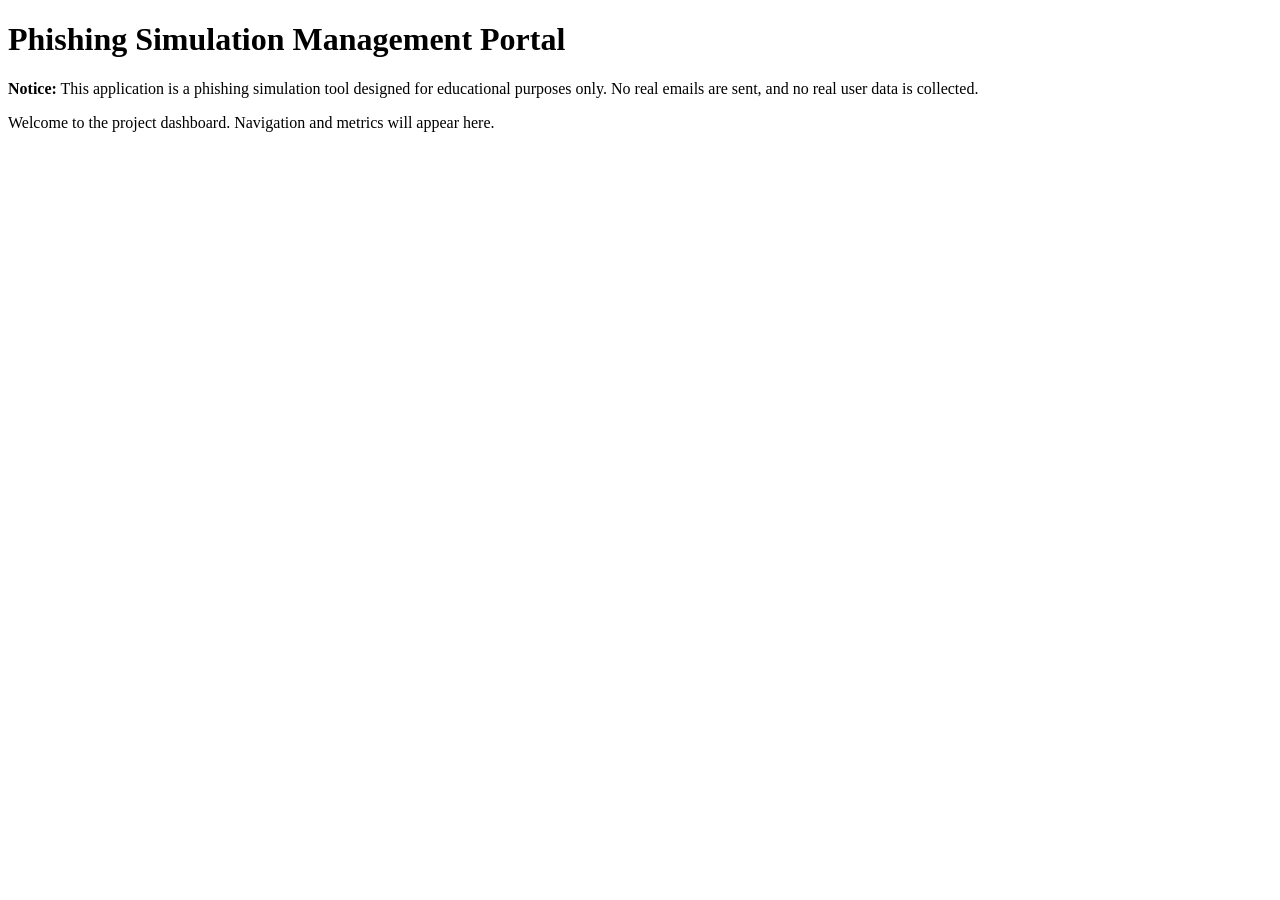
<file: index.html>
<!DOCTYPE html>
<html lang="en">
<head>
    <meta charset="UTF-8">
    <title>Phishing Simulation Dashboard</title>
</head>
<body>
    <h1>Phishing Simulation Management Portal</h1>

    <p><strong>Notice:</strong> This application is a phishing simulation tool designed for educational purposes only. No real emails are sent, and no real user data is collected.</p>

    <p>Welcome to the project dashboard. Navigation and metrics will appear here.</p>
</body>
</html>
</file>
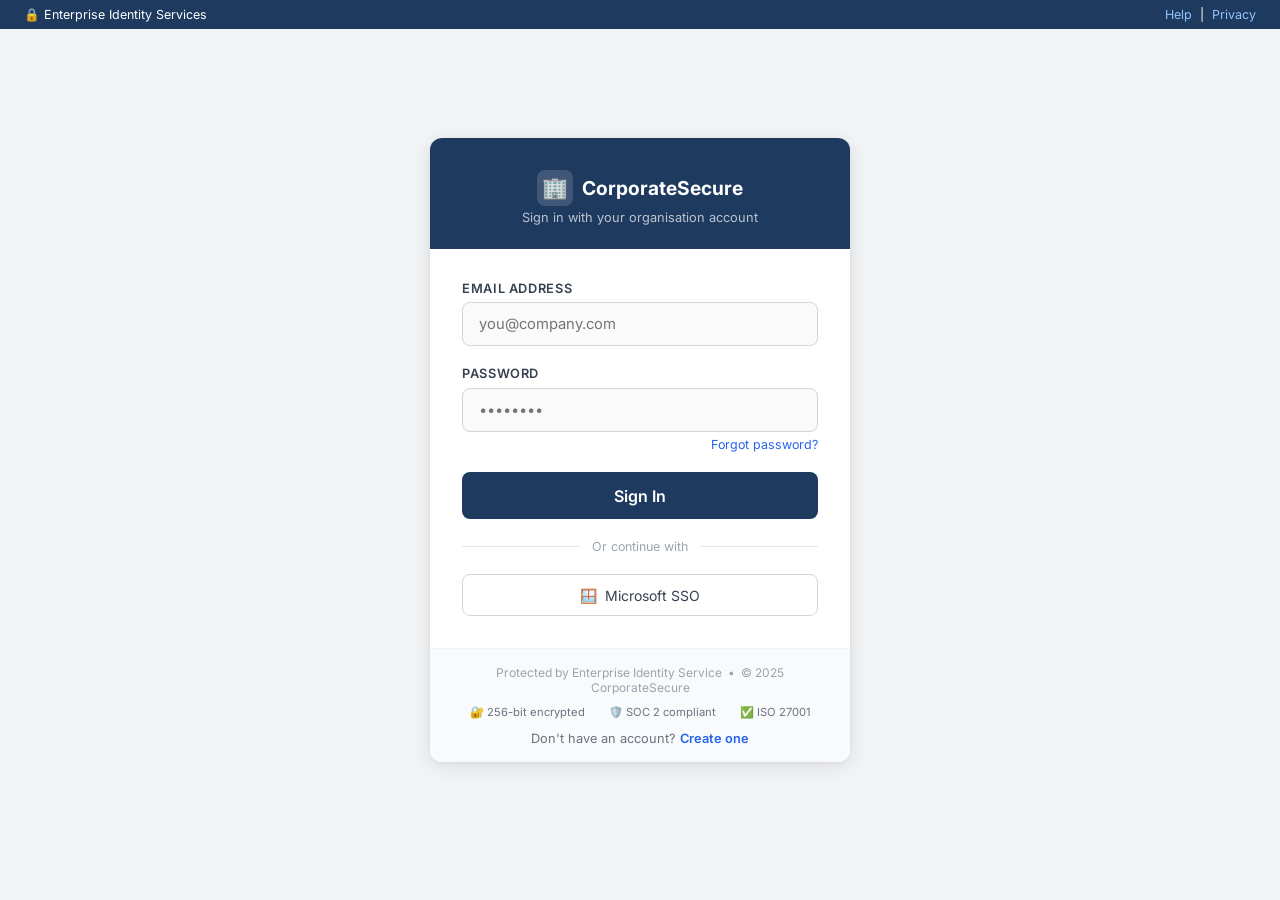
<file: templates/login.html>
<!DOCTYPE html>
<html lang="en">

<head>
    <meta charset="UTF-8">
    <meta name="viewport" content="width=device-width, initial-scale=1.0">
    <title>Sign In – Secure Corporate Portal</title>
    <link href="https://fonts.googleapis.com/css2?family=Inter:wght@400;500;600;700&display=swap" rel="stylesheet">
    <style>
        *,
        *::before,
        *::after {
            box-sizing: border-box;
            margin: 0;
            padding: 0;
        }

        body {
            font-family: 'Inter', -apple-system, BlinkMacSystemFont, sans-serif;
            background: #f3f4f6;
            min-height: 100vh;
            display: flex;
            flex-direction: column;
            align-items: center;
            justify-content: center;
            color: #1f2937;
        }

        /* ── Top bar ──────────────────────────────────────────── */
        .corp-topbar {
            position: fixed;
            top: 0;
            left: 0;
            right: 0;
            background: #1e3a5f;
            color: white;
            font-size: 0.78rem;
            padding: .45rem 1.5rem;
            display: flex;
            justify-content: space-between;
            align-items: center;
            z-index: 10;
        }

        .corp-topbar a {
            color: #93c5fd;
            text-decoration: none;
        }

        /* ── Card ────────────────────────────────────────────── */
        .login-container {
            background: white;
            border-radius: 12px;
            box-shadow: 0 4px 24px rgba(0, 0, 0, .1), 0 1px 4px rgba(0, 0, 0, .06);
            width: 100%;
            max-width: 420px;
            overflow: hidden;
            position: relative;
        }

        .card-header {
            background: #1e3a5f;
            padding: 2rem 2rem 1.5rem;
            text-align: center;
            color: white;
        }

        .corp-logo {
            display: flex;
            align-items: center;
            justify-content: center;
            gap: .6rem;
            font-size: 1.2rem;
            font-weight: 700;
            margin-bottom: .25rem;
        }

        .corp-logo-icon {
            width: 36px;
            height: 36px;
            background: rgba(255, 255, 255, .15);
            border-radius: 8px;
            display: flex;
            align-items: center;
            justify-content: center;
            font-size: 1.3rem;
        }

        .card-header p {
            font-size: .8rem;
            color: rgba(255, 255, 255, .7);
            margin-top: .25rem;
        }

        /* ── Form area ───────────────────────────────────────── */
        .card-body {
            padding: 2rem;
        }

        .form-group {
            margin-bottom: 1.25rem;
        }

        label {
            display: block;
            font-size: .8rem;
            font-weight: 600;
            color: #374151;
            margin-bottom: .4rem;
            text-transform: uppercase;
            letter-spacing: .05em;
        }

        input[type="email"],
        input[type="password"] {
            width: 100%;
            padding: .75rem 1rem;
            border: 1.5px solid #d1d5db;
            border-radius: 8px;
            font-size: .925rem;
            font-family: inherit;
            transition: border-color .2s, box-shadow .2s;
            background: #fafafa;
        }

        input:focus {
            border-color: #2563eb;
            outline: none;
            box-shadow: 0 0 0 3px rgba(37, 99, 235, .12);
            background: white;
        }

        .forgot-link {
            display: block;
            text-align: right;
            font-size: .78rem;
            color: #2563eb;
            text-decoration: none;
            margin-top: .35rem;
        }

        .btn-login {
            width: 100%;
            padding: .85rem;
            background: #1e3a5f;
            color: white;
            border: none;
            border-radius: 8px;
            font-size: 1rem;
            font-weight: 600;
            font-family: inherit;
            cursor: pointer;
            transition: background .2s, transform .15s;
            margin-top: .5rem;
            display: flex;
            align-items: center;
            justify-content: center;
            gap: .5rem;
        }

        .btn-login:hover {
            background: #16304f;
            transform: translateY(-1px);
        }

        .btn-login:active {
            transform: translateY(0);
        }

        .btn-login .spinner {
            display: none;
            width: 18px;
            height: 18px;
            border: 2px solid rgba(255, 255, 255, .4);
            border-top-color: white;
            border-radius: 50%;
            animation: spin .7s linear infinite;
        }

        @keyframes spin {
            to {
                transform: rotate(360deg);
            }
        }

        .sso-divider {
            display: flex;
            align-items: center;
            gap: .75rem;
            margin: 1.25rem 0;
            font-size: .78rem;
            color: #9ca3af;
        }

        .sso-divider::before,
        .sso-divider::after {
            content: '';
            flex: 1;
            height: 1px;
            background: #e5e7eb;
        }

        .btn-sso {
            width: 100%;
            padding: .7rem;
            border: 1.5px solid #d1d5db;
            border-radius: 8px;
            background: white;
            font-size: .875rem;
            font-family: inherit;
            cursor: pointer;
            display: flex;
            align-items: center;
            justify-content: center;
            gap: .5rem;
            color: #374151;
            transition: background .2s, border-color .2s;
        }

        .btn-sso:hover {
            background: #f9fafb;
            border-color: #9ca3af;
        }

        .card-footer {
            background: #f9fafb;
            border-top: 1px solid #f3f4f6;
            padding: 1rem 2rem;
            text-align: center;
            font-size: .75rem;
            color: #9ca3af;
        }

        .security-badges {
            display: flex;
            justify-content: center;
            gap: 1.5rem;
            margin-top: .65rem;
            font-size: .7rem;
        }

        .security-badges span {
            color: #6b7280;
        }

        /* ── Phishing Reveal Overlay ──────────────────────────── */
        .reveal-overlay {
            position: fixed;
            inset: 0;
            background: rgba(0, 0, 0, .7);
            backdrop-filter: blur(6px);
            z-index: 1000;
            display: flex;
            align-items: center;
            justify-content: center;
            padding: 1rem;
            opacity: 0;
            pointer-events: none;
            transition: opacity .4s ease;
        }

        .reveal-overlay.visible {
            opacity: 1;
            pointer-events: all;
        }

        .reveal-card {
            background: #0f172a;
            border: 1px solid #334155;
            border-radius: 16px;
            max-width: 560px;
            width: 100%;
            overflow: hidden;
            transform: scale(.92) translateY(20px);
            transition: transform .4s cubic-bezier(0.34, 1.56, 0.64, 1);
            box-shadow: 0 24px 60px rgba(0, 0, 0, .6);
        }

        .reveal-overlay.visible .reveal-card {
            transform: scale(1) translateY(0);
        }

        .reveal-header {
            background: linear-gradient(135deg, #dc2626, #991b1b);
            padding: 1.5rem 2rem;
            display: flex;
            align-items: flex-start;
            gap: 1rem;
        }

        .reveal-alarm {
            font-size: 2.5rem;
            animation: pulse 1.5s infinite;
        }

        @keyframes pulse {

            0%,
            100% {
                transform: scale(1);
            }

            50% {
                transform: scale(1.15);
            }
        }

        .reveal-header-text h2 {
            color: white;
            font-size: 1.2rem;
            font-weight: 700;
        }

        .reveal-header-text p {
            color: rgba(255, 255, 255, .8);
            font-size: .85rem;
            margin-top: .25rem;
        }

        .reveal-body {
            padding: 1.5rem 2rem;
        }

        .reveal-body>p {
            color: #94a3b8;
            font-size: .875rem;
            margin-bottom: 1.25rem;
            line-height: 1.6;
        }

        .indicators {
            list-style: none;
            display: flex;
            flex-direction: column;
            gap: .6rem;
            margin-bottom: 1.5rem;
        }

        .indicator {
            display: flex;
            align-items: flex-start;
            gap: .75rem;
            background: rgba(239, 68, 68, .08);
            border: 1px solid rgba(239, 68, 68, .2);
            border-radius: 10px;
            padding: .75rem 1rem;
        }

        .indicator-icon {
            font-size: 1.15rem;
            flex-shrink: 0;
            margin-top: -.05rem;
        }

        .indicator-text {
            font-size: .83rem;
            color: #cbd5e1;
            line-height: 1.5;
        }

        .indicator-text strong {
            color: #f87171;
        }

        .safe-tip {
            background: rgba(16, 185, 129, .08);
            border: 1px solid rgba(16, 185, 129, .25);
            border-radius: 10px;
            padding: .85rem 1rem;
            display: flex;
            gap: .75rem;
            align-items: flex-start;
            margin-bottom: 1.5rem;
        }

        .safe-tip-text {
            font-size: .83rem;
            color: #a7f3d0;
            line-height: 1.5;
        }

        .safe-tip-text strong {
            color: #34d399;
        }

        .reveal-actions {
            display: flex;
            gap: .75rem;
            flex-wrap: wrap;
        }

        .btn-reveal-primary {
            flex: 1;
            padding: .75rem 1.25rem;
            background: linear-gradient(135deg, #6366f1, #4f46e5);
            color: white;
            border: none;
            border-radius: 10px;
            font-size: .9rem;
            font-weight: 600;
            font-family: inherit;
            cursor: pointer;
            transition: transform .2s, box-shadow .2s;
            box-shadow: 0 4px 12px rgba(99, 102, 241, .35);
        }

        .btn-reveal-primary:hover {
            transform: translateY(-2px);
            box-shadow: 0 6px 18px rgba(99, 102, 241, .45);
        }

        .btn-reveal-secondary {
            padding: .75rem 1.25rem;
            background: #1e293b;
            border: 1px solid #334155;
            color: #94a3b8;
            border-radius: 10px;
            font-size: .9rem;
            font-family: inherit;
            cursor: pointer;
            transition: background .2s, color .2s;
        }

        .btn-reveal-secondary:hover {
            background: #334155;
            color: #f1f5f9;
        }

        .reveal-footer {
            border-top: 1px solid #1e293b;
            padding: 1rem 2rem;
            text-align: center;
            font-size: .72rem;
            color: #475569;
        }
    </style>
</head>

<body>

    <!-- Minimal corporate top bar -->
    <div class="corp-topbar">
        <span>🔒 Enterprise Identity Services</span>
        <span><a href="#">Help</a> &nbsp;|&nbsp; <a href="#">Privacy</a></span>
    </div>

    <!-- Login card -->
    <div class="login-container">
        <div class="card-header">
            <div class="corp-logo">
                <div class="corp-logo-icon">🏢</div>
                CorporateSecure
            </div>
            <p>Sign in with your organisation account</p>
        </div>

        <div class="card-body">
            <form id="login-form" novalidate>
                <div class="form-group">
                    <label for="email">Email address</label>
                    <input type="email" id="email" name="email" placeholder="you@company.com" required
                        autocomplete="email">
                </div>
                <div class="form-group">
                    <label for="password">Password</label>
                    <input type="password" id="password" name="password" placeholder="••••••••" required
                        autocomplete="current-password">
                    <a href="#" class="forgot-link" onclick="return false;">Forgot password?</a>
                </div>
                <button type="submit" class="btn-login" id="login-btn">
                    <span class="spinner" id="login-spinner"></span>
                    <span id="login-label">Sign In</span>
                </button>
            </form>

            <div class="sso-divider">Or continue with</div>

            <button class="btn-sso" onclick="triggerReveal()">
                <span>🪟</span> Microsoft SSO
            </button>
        </div>

        <div class="card-footer">
            <div>Protected by Enterprise Identity Service &nbsp;•&nbsp; © 2025 CorporateSecure</div>
            <div class="security-badges">
                <span>🔐 256-bit encrypted</span>
                <span>🛡️ SOC 2 compliant</span>
                <span>✅ ISO 27001</span>
            </div>
            <div style="margin-top:.75rem;font-size:.8rem;color:#6b7280;">
                Don't have an account?
                <a href="/signup" style="color:#2563eb;font-weight:600;text-decoration:none;">Create one</a>
            </div>
        </div>
    </div>

    <!-- ── Phishing Reveal Overlay ────────────────────────────── -->
    <div class="reveal-overlay" id="reveal-overlay">
        <div class="reveal-card">
            <div class="reveal-header">
                <div class="reveal-alarm">🚨</div>
                <div class="reveal-header-text">
                    <h2>Phishing Simulation – You Were Caught!</h2>
                    <p>This was a safety test from your organisation's security team. No real credentials were captured.
                    </p>
                </div>
            </div>

            <div class="reveal-body">
                <p>
                    In a real attack, the credentials you just entered would now be in the hands of an attacker.
                    Here's what should have given this page away:
                </p>

                <ul class="indicators">
                    <li class="indicator">
                        <span class="indicator-icon">🔗</span>
                        <div class="indicator-text">
                            <strong>Suspicious URL</strong> — The address bar showed <code
                                style="background:rgba(255,255,255,.08);padding:.1rem .35rem;border-radius:4px;">127.0.0.1:5000/login</code>
                            instead of your company's real domain.
                        </div>
                    </li>
                    <li class="indicator">
                        <span class="indicator-icon">📧</span>
                        <div class="indicator-text">
                            <strong>You arrived via a link</strong> — Legitimate sign-in pages are accessed by
                            navigating directly, not from an email link.
                        </div>
                    </li>
                    <li class="indicator">
                        <span class="indicator-icon">⏰</span>
                        <div class="indicator-text">
                            <strong>Urgency or pressure</strong> — The original email likely created a sense of urgency
                            to make you act without thinking.
                        </div>
                    </li>
                    <li class="indicator">
                        <span class="indicator-icon">🔏</span>
                        <div class="indicator-text">
                            <strong>No MFA prompt appeared</strong> — Real corporate portals typically require
                            multi-factor authentication.
                        </div>
                    </li>
                </ul>

                <div class="safe-tip">
                    <span style="font-size:1.25rem;flex-shrink:0;">💡</span>
                    <div class="safe-tip-text">
                        <strong>What to do next time:</strong> Always check the URL before entering credentials. If you
                        clicked a link in an email, navigate to the company portal directly in a fresh browser tab
                        instead.
                    </div>
                </div>

                <div class="reveal-actions">
                    <button class="btn-reveal-primary" onclick="goToTraining()">📚 Go to Security Training</button>
                    <button class="btn-reveal-secondary" onclick="goToDashboard()">← Back to Dashboard</button>
                </div>
            </div>

            <div class="reveal-footer">
                PhishSim v7.0 – Sprint 7 &nbsp;|&nbsp; Simulation Only – Educational Purposes &nbsp;|&nbsp; No real data
                was captured
            </div>
        </div>
    </div>

    <script>
        document.getElementById('login-form').addEventListener('submit', function (e) {
            e.preventDefault();
            const email = document.getElementById('email').value.trim();
            const password = document.getElementById('password').value;
            if (!email || !password) return;

            // Show loading spinner
            document.getElementById('login-spinner').style.display = 'block';
            document.getElementById('login-label').textContent = 'Signing in…';
            document.getElementById('login-btn').disabled = true;

            // Short delay for realism then show reveal
            setTimeout(triggerReveal, 1200);
        });

        function triggerReveal() {
            // Reset button state
            document.getElementById('login-spinner').style.display = 'none';
            document.getElementById('login-label').textContent = 'Sign In';
            document.getElementById('login-btn').disabled = false;

            const overlay = document.getElementById('reveal-overlay');
            overlay.classList.add('visible');
        }

        function goToTraining() {
            window.location.href = '/';
            // Navigate to dashboard and then open training tab
            sessionStorage.setItem('phishsim_open_section', 'training');
        }

        function goToDashboard() {
            window.location.href = '/';
        }

        // Check if we need to auto-open training on dashboard
        document.addEventListener('DOMContentLoaded', () => {
            const section = sessionStorage.getItem('phishsim_open_section');
            if (section) {
                sessionStorage.removeItem('phishsim_open_section');
                // will be picked up on dashboard page — no-op here
            }
        });
    </script>
</body>

</html>
</file>
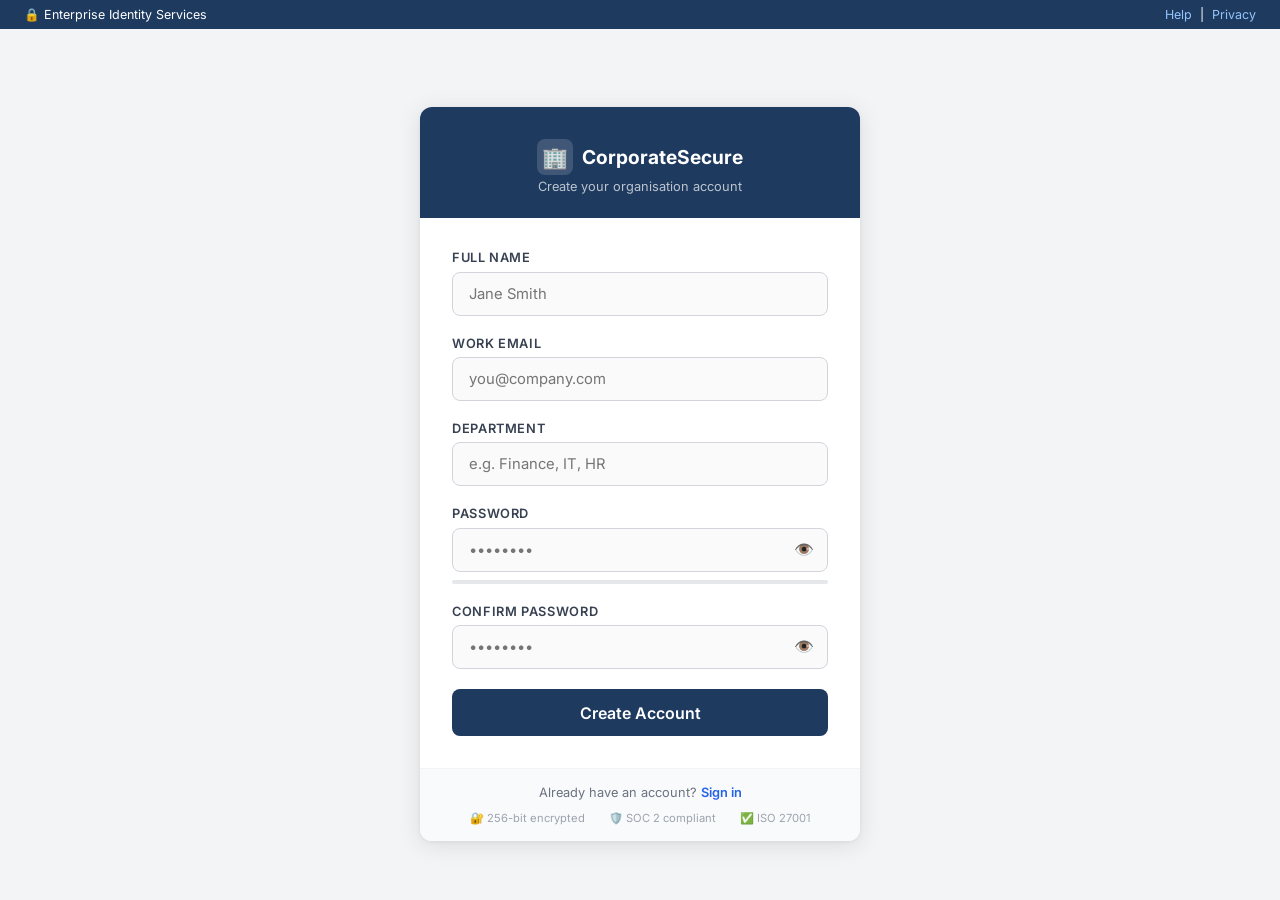
<file: templates/signup.html>
<!DOCTYPE html>
<html lang="en">

<head>
    <meta charset="UTF-8">
    <meta name="viewport" content="width=device-width, initial-scale=1.0">
    <title>Create Account – Secure Corporate Portal</title>
    <link href="https://fonts.googleapis.com/css2?family=Inter:wght@400;500;600;700&display=swap" rel="stylesheet">
    <style>
        *,
        *::before,
        *::after {
            box-sizing: border-box;
            margin: 0;
            padding: 0;
        }

        body {
            font-family: 'Inter', -apple-system, BlinkMacSystemFont, sans-serif;
            background: #f3f4f6;
            min-height: 100vh;
            display: flex;
            flex-direction: column;
            align-items: center;
            justify-content: center;
            color: #1f2937;
            padding: 2rem 1rem;
        }

        /* ── Top bar ─────────────────────────────────────────── */
        .corp-topbar {
            position: fixed;
            top: 0;
            left: 0;
            right: 0;
            background: #1e3a5f;
            color: white;
            font-size: 0.78rem;
            padding: .45rem 1.5rem;
            display: flex;
            justify-content: space-between;
            align-items: center;
            z-index: 10;
        }

        .corp-topbar a {
            color: #93c5fd;
            text-decoration: none;
        }

        /* ── Card ────────────────────────────────────────────── */
        .signup-container {
            background: white;
            border-radius: 12px;
            box-shadow: 0 4px 24px rgba(0, 0, 0, .1), 0 1px 4px rgba(0, 0, 0, .06);
            width: 100%;
            max-width: 440px;
            overflow: hidden;
            position: relative;
            margin-top: 3rem;
        }

        .card-header {
            background: #1e3a5f;
            padding: 2rem 2rem 1.5rem;
            text-align: center;
            color: white;
        }

        .corp-logo {
            display: flex;
            align-items: center;
            justify-content: center;
            gap: .6rem;
            font-size: 1.2rem;
            font-weight: 700;
            margin-bottom: .25rem;
        }

        .corp-logo-icon {
            width: 36px;
            height: 36px;
            background: rgba(255, 255, 255, .15);
            border-radius: 8px;
            display: flex;
            align-items: center;
            justify-content: center;
            font-size: 1.3rem;
        }

        .card-header p {
            font-size: .8rem;
            color: rgba(255, 255, 255, .7);
            margin-top: .25rem;
        }

        /* ── Form ─────────────────────────────────────────────── */
        .card-body {
            padding: 2rem;
        }

        .form-row {
            display: grid;
            grid-template-columns: 1fr 1fr;
            gap: 1rem;
        }

        .form-group {
            margin-bottom: 1.25rem;
        }

        label {
            display: block;
            font-size: .8rem;
            font-weight: 600;
            color: #374151;
            margin-bottom: .4rem;
            text-transform: uppercase;
            letter-spacing: .05em;
        }

        input[type="text"],
        input[type="email"],
        input[type="password"] {
            width: 100%;
            padding: .75rem 1rem;
            border: 1.5px solid #d1d5db;
            border-radius: 8px;
            font-size: .925rem;
            font-family: inherit;
            transition: border-color .2s, box-shadow .2s;
            background: #fafafa;
        }

        input:focus {
            border-color: #2563eb;
            outline: none;
            box-shadow: 0 0 0 3px rgba(37, 99, 235, .12);
            background: white;
        }

        input.error {
            border-color: #dc2626;
            box-shadow: 0 0 0 3px rgba(220, 38, 38, .1);
        }

        .error-msg {
            font-size: .75rem;
            color: #dc2626;
            margin-top: .35rem;
            display: none;
        }

        .error-msg.visible {
            display: block;
        }

        .password-wrapper {
            position: relative;
        }

        .toggle-pw {
            position: absolute;
            right: .85rem;
            top: 50%;
            transform: translateY(-50%);
            background: none;
            border: none;
            cursor: pointer;
            font-size: 1rem;
            color: #9ca3af;
            padding: 0;
            line-height: 1;
        }

        .strength-bar {
            height: 4px;
            border-radius: 2px;
            margin-top: .5rem;
            background: #e5e7eb;
            overflow: hidden;
            transition: all .3s;
        }

        .strength-bar-fill {
            height: 100%;
            border-radius: 2px;
            transition: width .3s, background .3s;
            width: 0%;
        }

        .strength-label {
            font-size: .7rem;
            color: #9ca3af;
            margin-top: .25rem;
        }

        .btn-signup {
            width: 100%;
            padding: .85rem;
            background: #1e3a5f;
            color: white;
            border: none;
            border-radius: 8px;
            font-size: 1rem;
            font-weight: 600;
            font-family: inherit;
            cursor: pointer;
            transition: background .2s, transform .15s;
            margin-top: .5rem;
            display: flex;
            align-items: center;
            justify-content: center;
            gap: .5rem;
        }

        .btn-signup:hover {
            background: #16304f;
            transform: translateY(-1px);
        }

        .btn-signup:active {
            transform: translateY(0);
        }

        .btn-signup:disabled {
            opacity: .7;
            cursor: not-allowed;
            transform: none;
        }

        .btn-signup .spinner {
            display: none;
            width: 18px;
            height: 18px;
            border: 2px solid rgba(255, 255, 255, .4);
            border-top-color: white;
            border-radius: 50%;
            animation: spin .7s linear infinite;
        }

        @keyframes spin {
            to { transform: rotate(360deg); }
        }

        .alert-box {
            padding: .8rem 1rem;
            border-radius: 8px;
            font-size: .85rem;
            margin-bottom: 1.25rem;
            display: none;
        }

        .alert-box.error {
            background: rgba(220, 38, 38, .08);
            border: 1px solid rgba(220, 38, 38, .25);
            color: #dc2626;
            display: block;
        }

        .alert-box.success {
            background: rgba(16, 185, 129, .08);
            border: 1px solid rgba(16, 185, 129, .25);
            color: #059669;
            display: block;
        }

        /* ── Footer ─────────────────────────────────────────── */
        .card-footer {
            background: #f9fafb;
            border-top: 1px solid #f3f4f6;
            padding: 1rem 2rem;
            text-align: center;
            font-size: .8rem;
            color: #6b7280;
        }

        .card-footer a {
            color: #2563eb;
            text-decoration: none;
            font-weight: 600;
        }

        .card-footer a:hover {
            text-decoration: underline;
        }

        .security-badges {
            display: flex;
            justify-content: center;
            gap: 1.5rem;
            margin-top: .65rem;
            font-size: .7rem;
            color: #9ca3af;
        }

        /* ── Success overlay ─────────────────────────────────── */
        .success-overlay {
            position: fixed;
            inset: 0;
            background: rgba(0, 0, 0, .6);
            backdrop-filter: blur(4px);
            z-index: 1000;
            display: flex;
            align-items: center;
            justify-content: center;
            padding: 1rem;
            opacity: 0;
            pointer-events: none;
            transition: opacity .35s;
        }

        .success-overlay.visible {
            opacity: 1;
            pointer-events: all;
        }

        .success-card {
            background: white;
            border-radius: 16px;
            max-width: 440px;
            width: 100%;
            padding: 2.5rem 2rem;
            text-align: center;
            box-shadow: 0 24px 60px rgba(0,0,0,.25);
            transform: scale(.92) translateY(20px);
            transition: transform .4s cubic-bezier(0.34, 1.56, 0.64, 1);
        }

        .success-overlay.visible .success-card {
            transform: scale(1) translateY(0);
        }

        .success-icon {
            font-size: 3.5rem;
            margin-bottom: 1rem;
        }

        .success-card h2 {
            font-size: 1.3rem;
            color: #1f2937;
            margin-bottom: .5rem;
        }

        .success-card p {
            font-size: .875rem;
            color: #6b7280;
            line-height: 1.6;
            margin-bottom: 1.5rem;
        }

        .success-card .email-highlight {
            display: inline-block;
            background: #eff6ff;
            border: 1px solid #bfdbfe;
            color: #1d4ed8;
            padding: .35rem .9rem;
            border-radius: 20px;
            font-size: .8rem;
            font-weight: 600;
            margin-bottom: 1.25rem;
        }

        .btn-continue {
            display: inline-block;
            padding: .8rem 2rem;
            background: #1e3a5f;
            color: white;
            border: none;
            border-radius: 8px;
            font-size: .95rem;
            font-weight: 600;
            font-family: inherit;
            cursor: pointer;
            text-decoration: none;
            transition: background .2s;
        }

        .btn-continue:hover {
            background: #16304f;
        }
    </style>
</head>

<body>

    <!-- Top bar -->
    <div class="corp-topbar">
        <span>🔒 Enterprise Identity Services</span>
        <span><a href="#">Help</a> &nbsp;|&nbsp; <a href="#">Privacy</a></span>
    </div>

    <!-- Sign-up card -->
    <div class="signup-container">
        <div class="card-header">
            <div class="corp-logo">
                <div class="corp-logo-icon">🏢</div>
                CorporateSecure
            </div>
            <p>Create your organisation account</p>
        </div>

        <div class="card-body">
            <!-- Alert box -->
            <div class="alert-box" id="alert-box"></div>

            <form id="signup-form" novalidate>
                <div class="form-group">
                    <label for="fullname">Full Name</label>
                    <input type="text" id="fullname" name="fullname" placeholder="Jane Smith" required autocomplete="name">
                    <span class="error-msg" id="err-fullname">Please enter your full name.</span>
                </div>

                <div class="form-group">
                    <label for="email">Work Email</label>
                    <input type="email" id="email" name="email" placeholder="you@company.com" required autocomplete="email">
                    <span class="error-msg" id="err-email">Please enter a valid email address.</span>
                </div>

                <div class="form-group">
                    <label for="department">Department</label>
                    <input type="text" id="department" name="department" placeholder="e.g. Finance, IT, HR" autocomplete="organization-title">
                </div>

                <div class="form-group">
                    <label for="password">Password</label>
                    <div class="password-wrapper">
                        <input type="password" id="password" name="password" placeholder="••••••••" required autocomplete="new-password">
                        <button type="button" class="toggle-pw" onclick="togglePw('password', this)" aria-label="Show password">👁️</button>
                    </div>
                    <div class="strength-bar"><div class="strength-bar-fill" id="strength-fill"></div></div>
                    <div class="strength-label" id="strength-label"></div>
                    <span class="error-msg" id="err-password">Password must be at least 8 characters.</span>
                </div>

                <div class="form-group">
                    <label for="confirm-password">Confirm Password</label>
                    <div class="password-wrapper">
                        <input type="password" id="confirm-password" name="confirm-password" placeholder="••••••••" required autocomplete="new-password">
                        <button type="button" class="toggle-pw" onclick="togglePw('confirm-password', this)" aria-label="Show password">👁️</button>
                    </div>
                    <span class="error-msg" id="err-confirm">Passwords do not match.</span>
                </div>

                <button type="submit" class="btn-signup" id="signup-btn">
                    <span class="spinner" id="signup-spinner"></span>
                    <span id="signup-label">Create Account</span>
                </button>
            </form>
        </div>

        <div class="card-footer">
            Already have an account? <a href="/login">Sign in</a>
            <div class="security-badges">
                <span>🔐 256-bit encrypted</span>
                <span>🛡️ SOC 2 compliant</span>
                <span>✅ ISO 27001</span>
            </div>
        </div>
    </div>

    <!-- Success overlay -->
    <div class="success-overlay" id="success-overlay">
        <div class="success-card">
            <div class="success-icon">✅</div>
            <h2>Account Created!</h2>
            <p>Welcome aboard. We've sent a confirmation email to:</p>
            <span class="email-highlight" id="success-email"></span>
            <p>Please check your inbox and <strong>click the link in the email</strong> to complete your first sign-in.</p>
            <a href="/login" class="btn-continue">Go to Sign In →</a>
        </div>
    </div>

    <script>
        // ── Password visibility toggle ─────────────────────────
        function togglePw(id, btn) {
            const input = document.getElementById(id);
            if (input.type === 'password') {
                input.type = 'text';
                btn.textContent = '🙈';
            } else {
                input.type = 'password';
                btn.textContent = '👁️';
            }
        }

        // ── Password strength meter ────────────────────────────
        document.getElementById('password').addEventListener('input', function () {
            const val = this.value;
            const fill = document.getElementById('strength-fill');
            const label = document.getElementById('strength-label');
            let score = 0;
            if (val.length >= 8) score++;
            if (/[A-Z]/.test(val)) score++;
            if (/[0-9]/.test(val)) score++;
            if (/[^A-Za-z0-9]/.test(val)) score++;

            const widths = ['0%', '25%', '50%', '75%', '100%'];
            const colors = ['#e5e7eb', '#ef4444', '#f59e0b', '#3b82f6', '#10b981'];
            const labels = ['', 'Weak', 'Fair', 'Good', 'Strong'];
            fill.style.width = widths[score];
            fill.style.background = colors[score];
            label.textContent = val ? labels[score] : '';
            label.style.color = colors[score];
        });

        // ── Form submission ───────────────────────────────────
        document.getElementById('signup-form').addEventListener('submit', async function (e) {
            e.preventDefault();

            const fullname = document.getElementById('fullname').value.trim();
            const email = document.getElementById('email').value.trim();
            const department = document.getElementById('department').value.trim();
            const password = document.getElementById('password').value;
            const confirmPassword = document.getElementById('confirm-password').value;

            // Clear previous errors
            document.querySelectorAll('.error-msg').forEach(el => el.classList.remove('visible'));
            document.querySelectorAll('input').forEach(el => el.classList.remove('error'));
            document.getElementById('alert-box').className = 'alert-box';

            let valid = true;

            if (!fullname) {
                showFieldError('fullname', 'err-fullname');
                valid = false;
            }
            if (!email || !/^[^\s@]+@[^\s@]+\.[^\s@]+$/.test(email)) {
                showFieldError('email', 'err-email');
                valid = false;
            }
            if (password.length < 8) {
                showFieldError('password', 'err-password');
                valid = false;
            }
            if (password !== confirmPassword) {
                showFieldError('confirm-password', 'err-confirm');
                valid = false;
            }

            if (!valid) return;

            // Show loading state
            const btn = document.getElementById('signup-btn');
            const spinner = document.getElementById('signup-spinner');
            const label = document.getElementById('signup-label');
            btn.disabled = true;
            spinner.style.display = 'block';
            label.textContent = 'Creating account…';

            try {
                const response = await fetch('/api/register', {
                    method: 'POST',
                    headers: { 'Content-Type': 'application/json' },
                    body: JSON.stringify({ name: fullname, email, department, password })
                });

                const data = await response.json();

                if (data.success) {
                    // Show success overlay
                    document.getElementById('success-email').textContent = email;
                    document.getElementById('success-overlay').classList.add('visible');
                    // Auto-redirect after 4 seconds
                    setTimeout(() => { window.location.href = '/login'; }, 4000);
                } else {
                    showAlert(data.error || 'Registration failed. Please try again.', 'error');
                    btn.disabled = false;
                    spinner.style.display = 'none';
                    label.textContent = 'Create Account';
                }
            } catch (err) {
                showAlert('Network error. Please check your connection and try again.', 'error');
                btn.disabled = false;
                spinner.style.display = 'none';
                label.textContent = 'Create Account';
            }
        });

        function showFieldError(inputId, errId) {
            document.getElementById(inputId).classList.add('error');
            document.getElementById(errId).classList.add('visible');
        }

        function showAlert(message, type) {
            const box = document.getElementById('alert-box');
            box.textContent = message;
            box.className = 'alert-box ' + type;
        }
    </script>
</body>

</html>
</file>
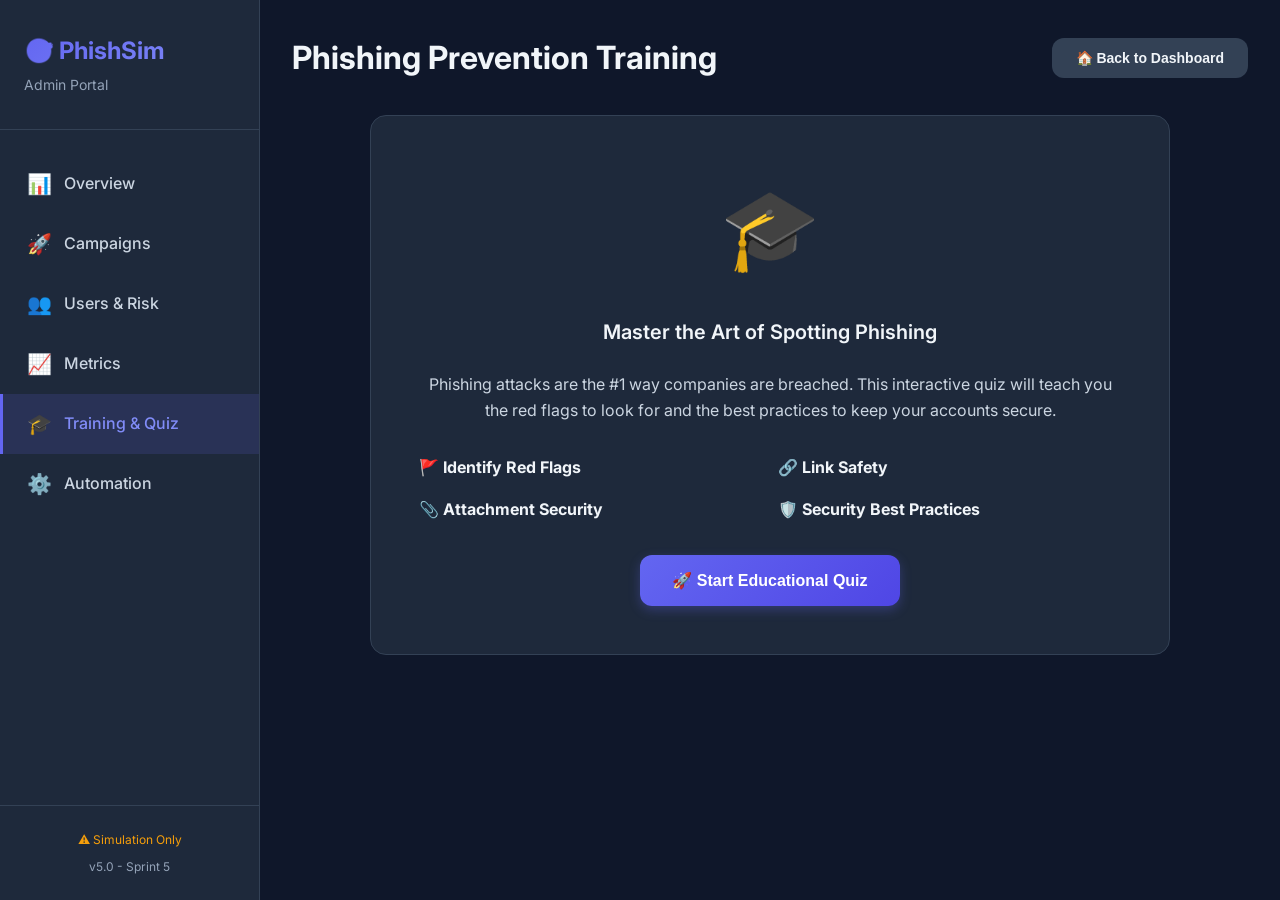
<file: templates/training.html>
<!DOCTYPE html>
<html lang="en">

<head>
    <meta charset="UTF-8">
    <meta name="viewport" content="width=device-width, initial-scale=1.0">
    <title>Phishing Prevention Training - PhishSim</title>
    <link rel="stylesheet" href="/static/dashboard.css">
    <link rel="stylesheet" href="/static/training.css">
    <link href="https://fonts.googleapis.com/css2?family=Inter:wght@300;400;500;600;700&display=swap" rel="stylesheet">
</head>

<body>
    <div class="dashboard-container">
        <!-- Sidebar -->
        <aside class="sidebar">
            <div class="logo">
                <h2>🎯 PhishSim</h2>
                <p>Admin Portal</p>
            </div>

            <nav class="nav-menu">
                <a href="/" class="nav-item">
                    <span class="icon">📊</span>
                    <span>Overview</span>
                </a>
                <a href="/" class="nav-item">
                    <span class="icon">🚀</span>
                    <span>Campaigns</span>
                </a>
                <a href="/" class="nav-item">
                    <span class="icon">👥</span>
                    <span>Users & Risk</span>
                </a>
                <a href="/" class="nav-item">
                    <span class="icon">📈</span>
                    <span>Metrics</span>
                </a>
                <a href="#" class="nav-item active">
                    <span class="icon">🎓</span>
                    <span>Training & Quiz</span>
                </a>
                <a href="/" class="nav-item">
                    <span class="icon">⚙️</span>
                    <span>Automation</span>
                </a>
            </nav>

            <div class="sidebar-footer">
                <p class="notice">⚠️ Simulation Only</p>
                <p class="version">v5.0 - Sprint 5</p>
            </div>
        </aside>

        <!-- Main Content -->
        <main class="main-content">
            <header class="header">
                <h1>Phishing Prevention Training</h1>
                <div class="header-actions">
                    <button class="btn btn-secondary" onclick="window.location.href='/'">
                        🏠 Back to Dashboard
                    </button>
                </div>
            </header>

            <div class="training-container" id="quiz-container">
                <!-- Intro Section -->
                <div id="intro-area" class="card intro-card">
                    <div class="intro-icon">🎓</div>
                    <h2>Master the Art of Spotting Phishing</h2>
                    <p class="description">
                        Phishing attacks are the #1 way companies are breached. This interactive quiz will teach you
                        the red flags to look for and the best practices to keep your accounts secure.
                    </p>
                    <div class="features-grid"
                        style="display: grid; grid-template-columns: repeat(2, 1fr); gap: 1rem; margin: 2rem 0; text-align: left;">
                        <div class="feature-item">🚩 <strong>Identify Red Flags</strong></div>
                        <div class="feature-item">🔗 <strong>Link Safety</strong></div>
                        <div class="feature-item">📎 <strong>Attachment Security</strong></div>
                        <div class="feature-item">🛡️ <strong>Security Best Practices</strong></div>
                    </div>
                    <button class="btn btn-primary btn-large" id="start-quiz-btn">
                        🚀 Start Educational Quiz
                    </button>
                </div>

                <!-- Question Section (Dynamic) -->
                <div id="question-area" style="display: none;">
                    <!-- Content populated by training.js -->
                </div>

                <!-- Results Section (Dynamic) -->
                <div id="results-area" style="display: none;">
                    <!-- Content populated by training.js -->
                </div>
            </div>
        </main>
    </div>

    <script src="/static/training.js"></script>
</body>

</html>
</file>
<file: static/dashboard.css>
/* Dashboard Styles - Modern Premium Design */

:root {
    --primary: #6366f1;
    --primary-dark: #4f46e5;
    --primary-light: #818cf8;
    --secondary: #10b981;
    --danger: #ef4444;
    --warning: #f59e0b;
    --success: #10b981;

    --bg-primary: #0f172a;
    --bg-secondary: #1e293b;
    --bg-tertiary: #334155;
    --bg-card: #1e293b;

    --text-primary: #f1f5f9;
    --text-secondary: #cbd5e1;
    --text-muted: #94a3b8;

    --border: #334155;
    --shadow: rgba(0, 0, 0, 0.3);

    --radius: 12px;
    --radius-lg: 16px;
    --transition: all 0.3s cubic-bezier(0.4, 0, 0.2, 1);
}

* {
    margin: 0;
    padding: 0;
    box-sizing: border-box;
}

body {
    font-family: 'Inter', -apple-system, BlinkMacSystemFont, 'Segoe UI', sans-serif;
    background: var(--bg-primary);
    color: var(--text-primary);
    line-height: 1.6;
    overflow-x: hidden;
}

/* Dashboard Layout */
.dashboard-container {
    display: flex;
    min-height: 100vh;
}

/* ── Sidebar ────────────────────────────────────────────────── */
.sidebar {
    width: 260px;
    background: var(--bg-secondary);
    border-right: 1px solid var(--border);
    display: flex;
    flex-direction: column;
    position: fixed;
    height: 100vh;
    z-index: 100;
    transition: width 0.3s cubic-bezier(0.4, 0, 0.2, 1);
}

.sidebar.collapsed {
    width: 68px;
}

.sidebar.collapsed .nav-item span:last-child,
.sidebar.collapsed .logo p,
.sidebar.collapsed .logo h2,
.sidebar.collapsed .sidebar-footer p {
    display: none;
}

.sidebar.collapsed .nav-item {
    justify-content: center;
    padding: 0.875rem;
}

.sidebar-toggle {
    position: absolute;
    right: -14px;
    top: 1.75rem;
    width: 28px;
    height: 28px;
    background: var(--primary);
    border: none;
    border-radius: 50%;
    color: white;
    font-size: 0.75rem;
    cursor: pointer;
    display: flex;
    align-items: center;
    justify-content: center;
    z-index: 101;
    box-shadow: 0 2px 8px rgba(99, 102, 241, 0.4);
    transition: var(--transition);
}

.sidebar-toggle:hover {
    background: var(--primary-dark);
    transform: scale(1.1);
}

.logo {
    padding: 2rem 1.5rem;
    border-bottom: 1px solid var(--border);
    position: relative;
}

.logo h2 {
    font-size: 1.5rem;
    font-weight: 700;
    background: linear-gradient(135deg, var(--primary), var(--primary-light));
    -webkit-background-clip: text;
    -webkit-text-fill-color: transparent;
    margin-bottom: 0.25rem;
}

.logo p {
    font-size: 0.875rem;
    color: var(--text-muted);
}

.nav-menu {
    flex: 1;
    padding: 1.5rem 0;
    overflow-y: auto;
}

.nav-item {
    display: flex;
    align-items: center;
    gap: 0.75rem;
    padding: 0.875rem 1.5rem;
    color: var(--text-secondary);
    text-decoration: none;
    transition: var(--transition);
    border-left: 3px solid transparent;
    font-weight: 500;
    white-space: nowrap;
    overflow: hidden;
}

.nav-item:hover {
    background: rgba(99, 102, 241, 0.1);
    color: var(--primary-light);
}

.nav-item.active {
    background: rgba(99, 102, 241, 0.15);
    color: var(--primary-light);
    border-left-color: var(--primary);
}

.nav-item .icon {
    font-size: 1.25rem;
    flex-shrink: 0;
}

.sidebar-footer {
    padding: 1.5rem;
    border-top: 1px solid var(--border);
    text-align: center;
}

.notice {
    font-size: 0.75rem;
    color: var(--warning);
    margin-bottom: 0.5rem;
}

.version {
    font-size: 0.75rem;
    color: var(--text-muted);
}

/* ── Main Content ───────────────────────────────────────────── */
.main-content {
    flex: 1;
    margin-left: 260px;
    padding: 2rem;
    max-width: calc(100vw - 260px);
    transition: margin-left 0.3s cubic-bezier(0.4, 0, 0.2, 1), max-width 0.3s cubic-bezier(0.4, 0, 0.2, 1);
}

.main-content.expanded {
    margin-left: 68px;
    max-width: calc(100vw - 68px);
}

.header {
    display: flex;
    justify-content: space-between;
    align-items: center;
    margin-bottom: 2rem;
}

.header h1 {
    font-size: 2rem;
    font-weight: 700;
}

.header-actions {
    display: flex;
    gap: 1rem;
}

/* ── Buttons ────────────────────────────────────────────────── */
.btn {
    padding: 0.75rem 1.5rem;
    border: none;
    border-radius: var(--radius);
    font-weight: 600;
    cursor: pointer;
    transition: var(--transition);
    font-size: 0.875rem;
    display: inline-flex;
    align-items: center;
    gap: 0.5rem;
}

.btn-primary {
    background: linear-gradient(135deg, var(--primary), var(--primary-dark));
    color: white;
    box-shadow: 0 4px 12px rgba(99, 102, 241, 0.3);
}

.btn-primary:hover {
    transform: translateY(-2px);
    box-shadow: 0 6px 20px rgba(99, 102, 241, 0.4);
}

.btn-secondary {
    background: var(--bg-tertiary);
    color: var(--text-primary);
}

.btn-secondary:hover {
    background: var(--bg-card);
    transform: translateY(-2px);
}

.btn-danger {
    background: linear-gradient(135deg, var(--danger), #dc2626);
    color: white;
    box-shadow: 0 4px 12px rgba(239, 68, 68, 0.3);
}

.btn-danger:hover {
    transform: translateY(-2px);
}

.btn-large {
    padding: 1rem 2rem;
    font-size: 1rem;
}

/* ── Content Sections ───────────────────────────────────────── */
.content-section {
    display: none;
}

.content-section.active {
    display: block;
    animation: fadeIn 0.3s ease-in;
}

/* ── Analytics Toolbar ──────────────────────────────────────── */
.analytics-toolbar {
    display: flex;
    align-items: center;
    justify-content: space-between;
    margin-bottom: 1.5rem;
    padding: .75rem 1rem;
    background: var(--bg-card);
    border: 1px solid var(--border);
    border-radius: var(--radius);
    flex-wrap: wrap;
    gap: .75rem;
}

.analytics-toolbar-right {
    display: flex;
    gap: .6rem;
    align-items: center;
    flex-wrap: wrap;
}

/* Date filter pills */
.date-pills {
    display: flex;
    gap: .4rem;
}

.date-pill {
    padding: .35rem .85rem;
    border-radius: 999px;
    font-size: .78rem;
    font-weight: 600;
    border: 1px solid var(--border);
    background: var(--bg-tertiary);
    color: var(--text-muted);
    cursor: pointer;
    transition: var(--transition);
}

.date-pill.active,
.date-pill:hover {
    background: var(--primary);
    border-color: var(--primary);
    color: white;
}

/* ── Campaign Improvement Banner ────────────────────────────── */
.improvement-banner {
    background: linear-gradient(135deg, var(--bg-card), var(--bg-tertiary));
    border: 1px solid var(--border);
    border-left: 4px solid var(--primary);
    border-radius: var(--radius);
    padding: 1rem 1.25rem;
    margin-bottom: 1.75rem;
}

.improvement-header {
    font-size: .95rem;
    color: var(--text-secondary);
    margin-bottom: .75rem;
}

.improvement-metrics {
    display: flex;
    gap: 2.5rem;
    flex-wrap: wrap;
}

.improvement-metric {
    display: flex;
    flex-direction: column;
    gap: .25rem;
    font-size: .85rem;
    color: var(--text-muted);
}

.improvement-metric span:first-child {
    text-transform: uppercase;
    letter-spacing: .05em;
    font-size: .75rem;
}

/* ── Chart Wrappers ─────────────────────────────────────────── */
.chart-wrapper {
    position: relative;
    width: 100%;
    background: var(--bg-tertiary);
    border-radius: var(--radius);
    padding: 1rem;
    margin-bottom: 1.25rem;
}

.chart-wrapper canvas {
    max-height: 220px;
}

.chart-title {
    font-size: .85rem;
    font-weight: 600;
    color: var(--text-secondary);
    margin-bottom: .75rem;
    text-transform: uppercase;
    letter-spacing: .06em;
}

/* ── Risk Distribution Bars ─────────────────────────────────── */
.risk-total-label {
    font-size: .85rem;
    color: var(--text-secondary);
    margin-bottom: 1rem;
}

.risk-bar-row {
    display: grid;
    grid-template-columns: 120px 1fr 90px;
    align-items: center;
    gap: .75rem;
    margin-bottom: .85rem;
}

.risk-bar-label {
    font-size: .85rem;
    color: var(--text-secondary);
    white-space: nowrap;
}

.risk-bar-track {
    height: 10px;
    background: var(--bg-tertiary);
    border-radius: 5px;
    overflow: hidden;
}

.risk-bar-fill {
    height: 100%;
    border-radius: 5px;
    transition: width .5s ease;
}

.risk-bar-value {
    font-size: .85rem;
    font-weight: 600;
    text-align: right;
}

/* ── Sortable Table Headers ─────────────────────────────────── */
th.sortable {
    cursor: pointer;
    user-select: none;
    white-space: nowrap;
}

th.sortable:hover {
    background: var(--bg-tertiary);
    color: var(--primary);
}

/* ── Top 3 Riskiest Templates ───────────────────────────────── */
.top3-grid {
    display: grid;
    grid-template-columns: repeat(auto-fit, minmax(180px, 1fr));
    gap: 1.25rem;
}

.top3-card {
    background: var(--bg-tertiary);
    border: 1px solid var(--border);
    border-radius: var(--radius);
    padding: 1.25rem 1rem;
    text-align: center;
    transition: transform .2s ease, box-shadow .2s ease;
}

.top3-card:first-child {
    border-color: rgba(239, 68, 68, .5);
}

.top3-card:nth-child(2) {
    border-color: rgba(245, 158, 11, .4);
}

.top3-card:hover {
    transform: translateY(-4px);
    box-shadow: 0 8px 24px rgba(0, 0, 0, .3);
}

.top3-medal {
    font-size: 2rem;
    margin-bottom: .4rem;
}

.top3-name {
    font-weight: 600;
    font-size: .9rem;
    margin-bottom: .5rem;
    color: var(--text-primary);
    word-break: break-word;
}

.top3-badge {
    margin-bottom: .75rem;
}

.top3-rate {
    font-size: 2.2rem;
    font-weight: 700;
    line-height: 1;
}

.top3-label {
    font-size: .75rem;
    color: var(--text-muted);
    text-transform: uppercase;
    letter-spacing: .06em;
    margin-bottom: .5rem;
}

.top3-sent {
    font-size: .8rem;
    color: var(--text-secondary);
}

/* ── Animations ─────────────────────────────────────────────── */
@keyframes fadeIn {
    from {
        opacity: 0;
        transform: translateY(10px);
    }

    to {
        opacity: 1;
        transform: translateY(0);
    }
}

@keyframes shimmer {
    0% {
        background-position: -600px 0;
    }

    100% {
        background-position: 600px 0;
    }
}

/* ── Skeleton Loader ────────────────────────────────────────── */
.skeleton {
    background: linear-gradient(90deg, var(--bg-tertiary) 25%, #3e5068 50%, var(--bg-tertiary) 75%);
    background-size: 600px 100%;
    animation: shimmer 1.4s infinite;
    border-radius: 6px;
    display: inline-block;
}

.skeleton-row td {
    padding: .75rem 1rem;
}

.skeleton-cell {
    height: 14px;
    border-radius: 999px;
    background: linear-gradient(90deg, var(--bg-tertiary) 25%, #3e5068 50%, var(--bg-tertiary) 75%);
    background-size: 600px 100%;
    animation: shimmer 1.4s infinite;
}

/* ── Toast Notifications ────────────────────────────────────── */
#toast-container {
    position: fixed;
    top: 1.5rem;
    right: 1.5rem;
    z-index: 9999;
    display: flex;
    flex-direction: column;
    gap: .75rem;
    pointer-events: none;
}

.toast {
    min-width: 280px;
    max-width: 380px;
    padding: 1rem 1.25rem;
    border-radius: var(--radius);
    background: var(--bg-secondary);
    border: 1px solid var(--border);
    box-shadow: 0 8px 32px rgba(0, 0, 0, .4);
    display: flex;
    align-items: flex-start;
    gap: .75rem;
    pointer-events: all;
    animation: toastIn .35s cubic-bezier(0.34, 1.56, 0.64, 1);
    transition: opacity .3s ease, transform .3s ease;
}

.toast.hiding {
    opacity: 0;
    transform: translateX(40px);
}

.toast-icon {
    font-size: 1.25rem;
    flex-shrink: 0;
    margin-top: .05rem;
}

.toast-body {
    flex: 1;
}

.toast-title {
    font-weight: 700;
    font-size: .875rem;
    margin-bottom: .15rem;
}

.toast-msg {
    font-size: .8rem;
    color: var(--text-secondary);
    line-height: 1.4;
}

.toast-close {
    background: none;
    border: none;
    color: var(--text-muted);
    cursor: pointer;
    font-size: 1rem;
    line-height: 1;
    flex-shrink: 0;
    opacity: .7;
}

.toast-close:hover {
    opacity: 1;
}

.toast-success {
    border-left: 4px solid var(--success);
}

.toast-error {
    border-left: 4px solid var(--danger);
}

.toast-info {
    border-left: 4px solid var(--primary);
}

.toast-warning {
    border-left: 4px solid var(--warning);
}

@keyframes toastIn {
    from {
        opacity: 0;
        transform: translateX(60px);
    }

    to {
        opacity: 1;
        transform: translateX(0);
    }
}

/* ── Table Search / Filter Bar ──────────────────────────────── */
.table-controls {
    display: flex;
    align-items: center;
    gap: .75rem;
    margin-bottom: 1rem;
    flex-wrap: wrap;
}

.table-search {
    padding: .6rem 1rem;
    background: var(--bg-tertiary);
    border: 1px solid var(--border);
    border-radius: var(--radius);
    color: var(--text-primary);
    font-size: .875rem;
    flex: 1;
    min-width: 200px;
    transition: var(--transition);
}

.table-search::placeholder {
    color: var(--text-muted);
}

.table-search:focus {
    outline: none;
    border-color: var(--primary);
    box-shadow: 0 0 0 3px rgba(99, 102, 241, .15);
}

.filter-select {
    padding: .6rem 1rem;
    background: var(--bg-tertiary);
    border: 1px solid var(--border);
    border-radius: var(--radius);
    color: var(--text-primary);
    font-size: .875rem;
    cursor: pointer;
    transition: var(--transition);
}

.filter-select:focus {
    outline: none;
    border-color: var(--primary);
}

/* Risk filter chips */
.risk-chips {
    display: flex;
    gap: .4rem;
    flex-wrap: wrap;
}

.risk-chip {
    padding: .3rem .8rem;
    border-radius: 999px;
    font-size: .75rem;
    font-weight: 600;
    border: 1px solid var(--border);
    background: var(--bg-tertiary);
    color: var(--text-muted);
    cursor: pointer;
    transition: var(--transition);
}

.risk-chip[data-risk="all"] {
    color: var(--text-primary);
}

.risk-chip[data-risk="High"] {
    color: var(--danger);
    border-color: rgba(239, 68, 68, .4);
}

.risk-chip[data-risk="Medium"] {
    color: var(--warning);
    border-color: rgba(245, 158, 11, .4);
}

.risk-chip[data-risk="Low"] {
    color: var(--success);
    border-color: rgba(16, 185, 129, .4);
}

.risk-chip.active,
.risk-chip:hover {
    opacity: 1;
}

.risk-chip[data-risk="all"].active {
    background: var(--bg-card);
    border-color: var(--primary);
    color: var(--primary-light);
}

.risk-chip[data-risk="High"].active {
    background: rgba(239, 68, 68, .15);
}

.risk-chip[data-risk="Medium"].active {
    background: rgba(245, 158, 11, .15);
}

.risk-chip[data-risk="Low"].active {
    background: rgba(16, 185, 129, .15);
}

/* High-risk row highlight */
tr.row-high-risk td {
    background: rgba(239, 68, 68, .045);
}

/* ── Stats Grid ─────────────────────────────────────────────── */
.stats-grid {
    display: grid;
    grid-template-columns: repeat(auto-fit, minmax(220px, 1fr));
    gap: 1.5rem;
    margin-bottom: 2rem;
}

.stat-card {
    background: linear-gradient(135deg, var(--bg-card), var(--bg-tertiary));
    border: 1px solid var(--border);
    border-radius: var(--radius-lg);
    padding: 1.5rem;
    display: flex;
    align-items: center;
    gap: 1rem;
    transition: var(--transition);
    position: relative;
    overflow: hidden;
}

.stat-card::before {
    content: '';
    position: absolute;
    inset: 0;
    background: linear-gradient(135deg, rgba(99, 102, 241, .05), transparent);
    pointer-events: none;
}

.stat-card:hover {
    transform: translateY(-4px);
    box-shadow: 0 8px 24px var(--shadow);
}

.stat-icon {
    font-size: 2.5rem;
    filter: drop-shadow(0 2px 8px rgba(99, 102, 241, 0.3));
}

.stat-content h3 {
    font-size: 2rem;
    font-weight: 700;
    margin-bottom: 0.25rem;
}

.stat-content p {
    color: var(--text-muted);
    font-size: 0.875rem;
}

/* ── Two Column Grid ────────────────────────────────────────── */
.two-col-grid {
    display: grid;
    grid-template-columns: repeat(auto-fit, minmax(400px, 1fr));
    gap: 1.5rem;
    margin-bottom: 2rem;
}

/* ── Cards ──────────────────────────────────────────────────── */
.card {
    background: var(--bg-card);
    border: 1px solid var(--border);
    border-radius: var(--radius-lg);
    padding: 1.5rem;
    margin-bottom: 1.5rem;
}

.card h2 {
    font-size: 1.25rem;
    margin-bottom: 1.5rem;
    font-weight: 600;
}

/* ── Risk Chart (Overview) ──────────────────────────────────── */
.risk-chart {
    display: flex;
    flex-direction: column;
    gap: 1rem;
}

.risk-bar {
    display: flex;
    flex-direction: column;
    gap: 0.5rem;
}

.risk-label {
    display: flex;
    justify-content: space-between;
    font-size: 0.875rem;
    font-weight: 500;
}

.risk-progress {
    height: 8px;
    background: var(--bg-tertiary);
    border-radius: 999px;
    overflow: hidden;
}

.risk-fill {
    height: 100%;
    border-radius: 999px;
    transition: width 0.6s cubic-bezier(0.4, 0, 0.2, 1);
}

.risk-fill.high {
    background: linear-gradient(90deg, var(--danger), #dc2626);
}

.risk-fill.medium {
    background: linear-gradient(90deg, var(--warning), #d97706);
}

.risk-fill.low {
    background: linear-gradient(90deg, var(--success), #059669);
}

/* ── Activity List ──────────────────────────────────────────── */
.activity-list {
    display: flex;
    flex-direction: column;
    gap: 0.75rem;
    max-height: 260px;
    overflow-y: auto;
}

.activity-item {
    padding: 0.75rem;
    background: var(--bg-tertiary);
    border-radius: var(--radius);
    font-size: 0.875rem;
    display: flex;
    align-items: flex-start;
    gap: .6rem;
}

.activity-item .activity-badge {
    flex-shrink: 0;
    font-size: 1rem;
}

.activity-item .activity-text {
    flex: 1;
    color: var(--text-secondary);
}

.activity-item .activity-time {
    font-size: .75rem;
    color: var(--text-muted);
    margin-top: .2rem;
}

/* ── Tables ─────────────────────────────────────────────────── */
.table-container {
    overflow-x: auto;
    border-radius: var(--radius);
    border: 1px solid var(--border);
}

table {
    width: 100%;
    border-collapse: collapse;
}

thead {
    background: var(--bg-tertiary);
}

th {
    padding: 1rem;
    text-align: left;
    font-weight: 600;
    font-size: 0.875rem;
    color: var(--text-secondary);
    border-bottom: 1px solid var(--border);
}

td {
    padding: 1rem;
    border-bottom: 1px solid var(--border);
    font-size: 0.875rem;
}

tbody tr {
    transition: var(--transition);
}

tbody tr:last-child td {
    border-bottom: none;
}

tbody tr:hover {
    background: rgba(99, 102, 241, 0.05);
}

.empty-state {
    text-align: center;
    color: var(--text-muted);
    padding: 2.5rem;
    font-style: italic;
}

/* ── Badges ─────────────────────────────────────────────────── */
.badge {
    display: inline-block;
    padding: 0.25rem 0.75rem;
    border-radius: 999px;
    font-size: 0.75rem;
    font-weight: 600;
}

.badge-easy {
    background: rgba(16, 185, 129, 0.2);
    color: var(--success);
}

.badge-medium {
    background: rgba(245, 158, 11, 0.2);
    color: var(--warning);
}

.badge-hard {
    background: rgba(239, 68, 68, 0.2);
    color: var(--danger);
}

.badge-scheduled {
    background: rgba(99, 102, 241, 0.2);
    color: var(--primary-light);
}

.badge-active {
    background: rgba(16, 185, 129, 0.2);
    color: var(--success);
}

.badge-completed {
    background: rgba(148, 163, 184, 0.2);
    color: var(--text-muted);
}

.badge-high {
    background: rgba(239, 68, 68, 0.2);
    color: var(--danger);
}

.badge-medium-risk {
    background: rgba(245, 158, 11, 0.2);
    color: var(--warning);
}

.badge-low {
    background: rgba(16, 185, 129, 0.2);
    color: var(--success);
}

/* ── Automation Section ─────────────────────────────────────── */
.automation-controls {
    display: flex;
    align-items: flex-end;
    gap: 1.5rem;
    margin: 2rem 0;
    flex-wrap: wrap;
}

.form-group {
    display: flex;
    flex-direction: column;
    gap: 0.5rem;
}

.form-group label {
    font-size: 0.875rem;
    font-weight: 500;
    color: var(--text-secondary);
}

.form-group input,
.form-group select {
    padding: 0.75rem;
    background: var(--bg-tertiary);
    border: 1px solid var(--border);
    border-radius: var(--radius);
    color: var(--text-primary);
    font-size: 0.875rem;
    min-width: 200px;
}

.form-group input:focus,
.form-group select:focus {
    outline: none;
    border-color: var(--primary);
    box-shadow: 0 0 0 3px rgba(99, 102, 241, .15);
}

.automation-rules {
    background: var(--bg-tertiary);
    padding: 1.5rem;
    border-radius: var(--radius);
    margin-top: 2rem;
}

.automation-rules h3 {
    margin-bottom: 1rem;
    font-size: 1rem;
}

.automation-rules ul {
    list-style: none;
    display: flex;
    flex-direction: column;
    gap: 0.75rem;
}

.automation-rules li {
    font-size: 0.875rem;
    color: var(--text-secondary);
}

.results-container {
    padding: 1rem;
}

.result-item {
    background: var(--bg-tertiary);
    padding: 1rem;
    border-radius: var(--radius);
    margin-bottom: 1rem;
    border-left: 3px solid var(--success);
}

/* ── Modal ──────────────────────────────────────────────────── */
.modal {
    display: none;
    position: fixed;
    z-index: 1000;
    left: 0;
    top: 0;
    width: 100%;
    height: 100%;
    background: rgba(0, 0, 0, 0.7);
    backdrop-filter: blur(4px);
}

.modal.active {
    display: flex;
    align-items: center;
    justify-content: center;
}

.modal-content {
    background: var(--bg-card);
    border: 1px solid var(--border);
    border-radius: var(--radius-lg);
    padding: 2rem;
    max-width: 500px;
    width: 90%;
    position: relative;
    animation: slideUp 0.3s ease-out;
}

@keyframes slideUp {
    from {
        opacity: 0;
        transform: translateY(20px);
    }

    to {
        opacity: 1;
        transform: translateY(0);
    }
}

.close {
    position: absolute;
    right: 1.5rem;
    top: 1.5rem;
    font-size: 1.5rem;
    cursor: pointer;
    color: var(--text-muted);
    transition: var(--transition);
    line-height: 1;
    background: none;
    border: none;
}

.close:hover {
    color: var(--text-primary);
}

.modal-content h2 {
    margin-bottom: 1.5rem;
}

.modal-actions {
    display: flex;
    gap: 1rem;
    margin-top: 1.5rem;
}

/* Confirm modal */
.confirm-modal-overlay {
    position: fixed;
    inset: 0;
    background: rgba(0, 0, 0, .7);
    backdrop-filter: blur(4px);
    z-index: 2000;
    display: flex;
    align-items: center;
    justify-content: center;
    animation: fadeIn .2s ease;
}

.confirm-modal-box {
    background: var(--bg-card);
    border: 1px solid var(--border);
    border-radius: var(--radius-lg);
    padding: 2rem;
    max-width: 400px;
    width: 90%;
    animation: slideUp .25s ease;
}

.confirm-modal-box h3 {
    margin-bottom: .75rem;
    font-size: 1.1rem;
}

.confirm-modal-box p {
    color: var(--text-secondary);
    font-size: .9rem;
    margin-bottom: 1.5rem;
}

.confirm-modal-actions {
    display: flex;
    gap: .75rem;
    justify-content: flex-end;
}

/* ── Section Header ─────────────────────────────────────────── */
.section-header {
    display: flex;
    justify-content: flex-end;
    margin-bottom: 1.5rem;
}

.description {
    color: var(--text-secondary);
    margin-bottom: 1.5rem;
}

/* ── Security Score Card ────────────────────────────────────── */
.score-ring-wrapper {
    display: flex;
    align-items: center;
    gap: 1.25rem;
}

.score-ring {
    flex-shrink: 0;
    width: 72px;
    height: 72px;
    border-radius: 50%;
    display: flex;
    align-items: center;
    justify-content: center;
    font-size: 1.4rem;
    font-weight: 800;
    background: conic-gradient(var(--success) 0%, var(--bg-tertiary) 0%);
    transition: background 1s ease;
}

/* ── Print Styles ───────────────────────────────────────────── */
@media print {

    .sidebar,
    .header,
    .analytics-toolbar,
    #improvement-banner,
    .btn,
    .nav-menu,
    .sidebar-toggle {
        display: none !important;
    }

    .main-content {
        margin-left: 0 !important;
        max-width: 100% !important;
        padding: 0 !important;
    }

    body {
        background: white !important;
        color: black !important;
    }

    .card {
        border: 1px solid #ccc !important;
        background: white !important;
        break-inside: avoid;
    }

    .stat-card {
        border: 1px solid #ccc !important;
        background: white !important;
    }

    th,
    td {
        color: black !important;
    }

    .badge {
        border: 1px solid #ccc !important;
    }

    canvas {
        max-height: 160px !important;
    }
}

/* ── Responsive ─────────────────────────────────────────────── */
@media (max-width: 768px) {
    .sidebar {
        width: 68px;
    }

    .sidebar .nav-item span:last-child,
    .sidebar .logo p,
    .sidebar .logo h2,
    .sidebar .sidebar-footer p {
        display: none;
    }

    .sidebar .nav-item {
        justify-content: center;
        padding: 0.875rem;
    }

    .main-content {
        margin-left: 68px;
        padding: 1rem;
        max-width: calc(100vw - 68px);
    }

    .stats-grid,
    .two-col-grid {
        grid-template-columns: 1fr;
    }

    .header {
        flex-direction: column;
        align-items: flex-start;
        gap: 1rem;
    }

    .sidebar-toggle {
        display: none;
    }
}
</file>
<file: static/training.css>
/* Training Specific Styles */

.training-container {
    max-width: 800px;
    margin: 0 auto;
}

.intro-card,
.results-card {
    text-align: center;
    padding: 3rem;
}

.intro-icon,
.results-icon {
    font-size: 5rem;
    margin-bottom: 1.5rem;
}

.quiz-progress {
    margin-bottom: 2rem;
}

.progress-info {
    display: flex;
    justify-content: space-between;
    font-size: 0.875rem;
    color: var(--text-secondary);
    margin-bottom: 0.5rem;
}

.progress-bar {
    height: 10px;
    background: var(--bg-tertiary);
    border-radius: 999px;
    overflow: hidden;
}

.progress-fill {
    height: 100%;
    background: var(--primary);
    transition: width 0.3s ease;
}

.question-card {
    background: var(--bg-card);
    border: 1px solid var(--border);
    border-radius: var(--radius-lg);
    padding: 2.5rem;
    box-shadow: 0 10px 25px var(--shadow);
}

.category-badge {
    display: inline-block;
    background: rgba(99, 102, 241, 0.2);
    color: var(--primary-light);
    padding: 0.25rem 0.75rem;
    border-radius: 999px;
    font-size: 0.75rem;
    font-weight: 600;
    margin-bottom: 1rem;
}

.question-card h2 {
    font-size: 1.5rem;
    margin-bottom: 2rem;
    line-height: 1.4;
}

.options-list {
    display: flex;
    flex-direction: column;
    gap: 1rem;
    margin-bottom: 2rem;
}

.option-btn {
    display: flex;
    align-items: center;
    gap: 1rem;
    padding: 1.25rem;
    background: var(--bg-tertiary);
    border: 2px solid transparent;
    border-radius: var(--radius);
    color: var(--text-primary);
    text-align: left;
    cursor: pointer;
    transition: var(--transition);
    font-size: 1rem;
    width: 100%;
}

.option-btn:hover:not(:disabled) {
    background: var(--bg-secondary);
    border-color: var(--primary);
    transform: translateX(5px);
}

.option-btn.correct {
    background: rgba(16, 185, 129, 0.2);
    border-color: var(--success);
}

.option-btn.wrong {
    background: rgba(239, 68, 68, 0.2);
    border-color: var(--danger);
}

.option-key {
    display: flex;
    align-items: center;
    justify-content: center;
    width: 32px;
    height: 32px;
    background: var(--bg-secondary);
    border-radius: 8px;
    font-weight: 700;
    font-size: 0.875rem;
}

.explanation-card {
    margin-top: 2rem;
    padding: 1.5rem;
    background: var(--bg-secondary);
    border-radius: var(--radius);
    display: flex;
    gap: 1.5rem;
    align-items: flex-start;
    animation: slideIn 0.3s ease-out;
}

@keyframes slideIn {
    from {
        opacity: 0;
        transform: translateY(10px);
    }

    to {
        opacity: 1;
        transform: translateY(0);
    }
}

.feedback-icon {
    font-size: 2rem;
}

.explanation-content {
    flex: 1;
}

.explanation-content h3 {
    margin-bottom: 0.5rem;
    font-size: 1.125rem;
}

.correct-text {
    color: var(--success);
}

.wrong-text {
    color: var(--danger);
}

.explanation-content p {
    color: var(--text-secondary);
    font-size: 0.9375rem;
    margin-bottom: 1.5rem;
}

.score-display {
    display: flex;
    flex-direction: column;
    gap: 0.5rem;
    margin: 2rem 0;
}

.score-num {
    font-size: 3.5rem;
    font-weight: 800;
    color: var(--primary-light);
}

.score-percent {
    font-size: 1.25rem;
    color: var(--text-muted);
}

.results-actions {
    display: flex;
    justify-content: center;
    gap: 1rem;
    margin-top: 2rem;
}

/* Responsive Design */
@media (max-width: 768px) {
    .training-container {
        padding: 0 1rem;
    }

    .intro-card,
    .results-card,
    .question-card {
        padding: 1.5rem;
    }

    .explanation-card {
        flex-direction: column;
        gap: 1rem;
    }

    .feedback-icon {
        align-self: center;
        margin-bottom: 0.5rem;
    }

    .score-num {
        font-size: 2.5rem;
    }

    .results-actions {
        flex-direction: column;
    }

    .options-list {
        gap: 0.75rem;
    }

    .option-btn {
        padding: 1rem;
        font-size: 0.9375rem;
    }
}
</file>
